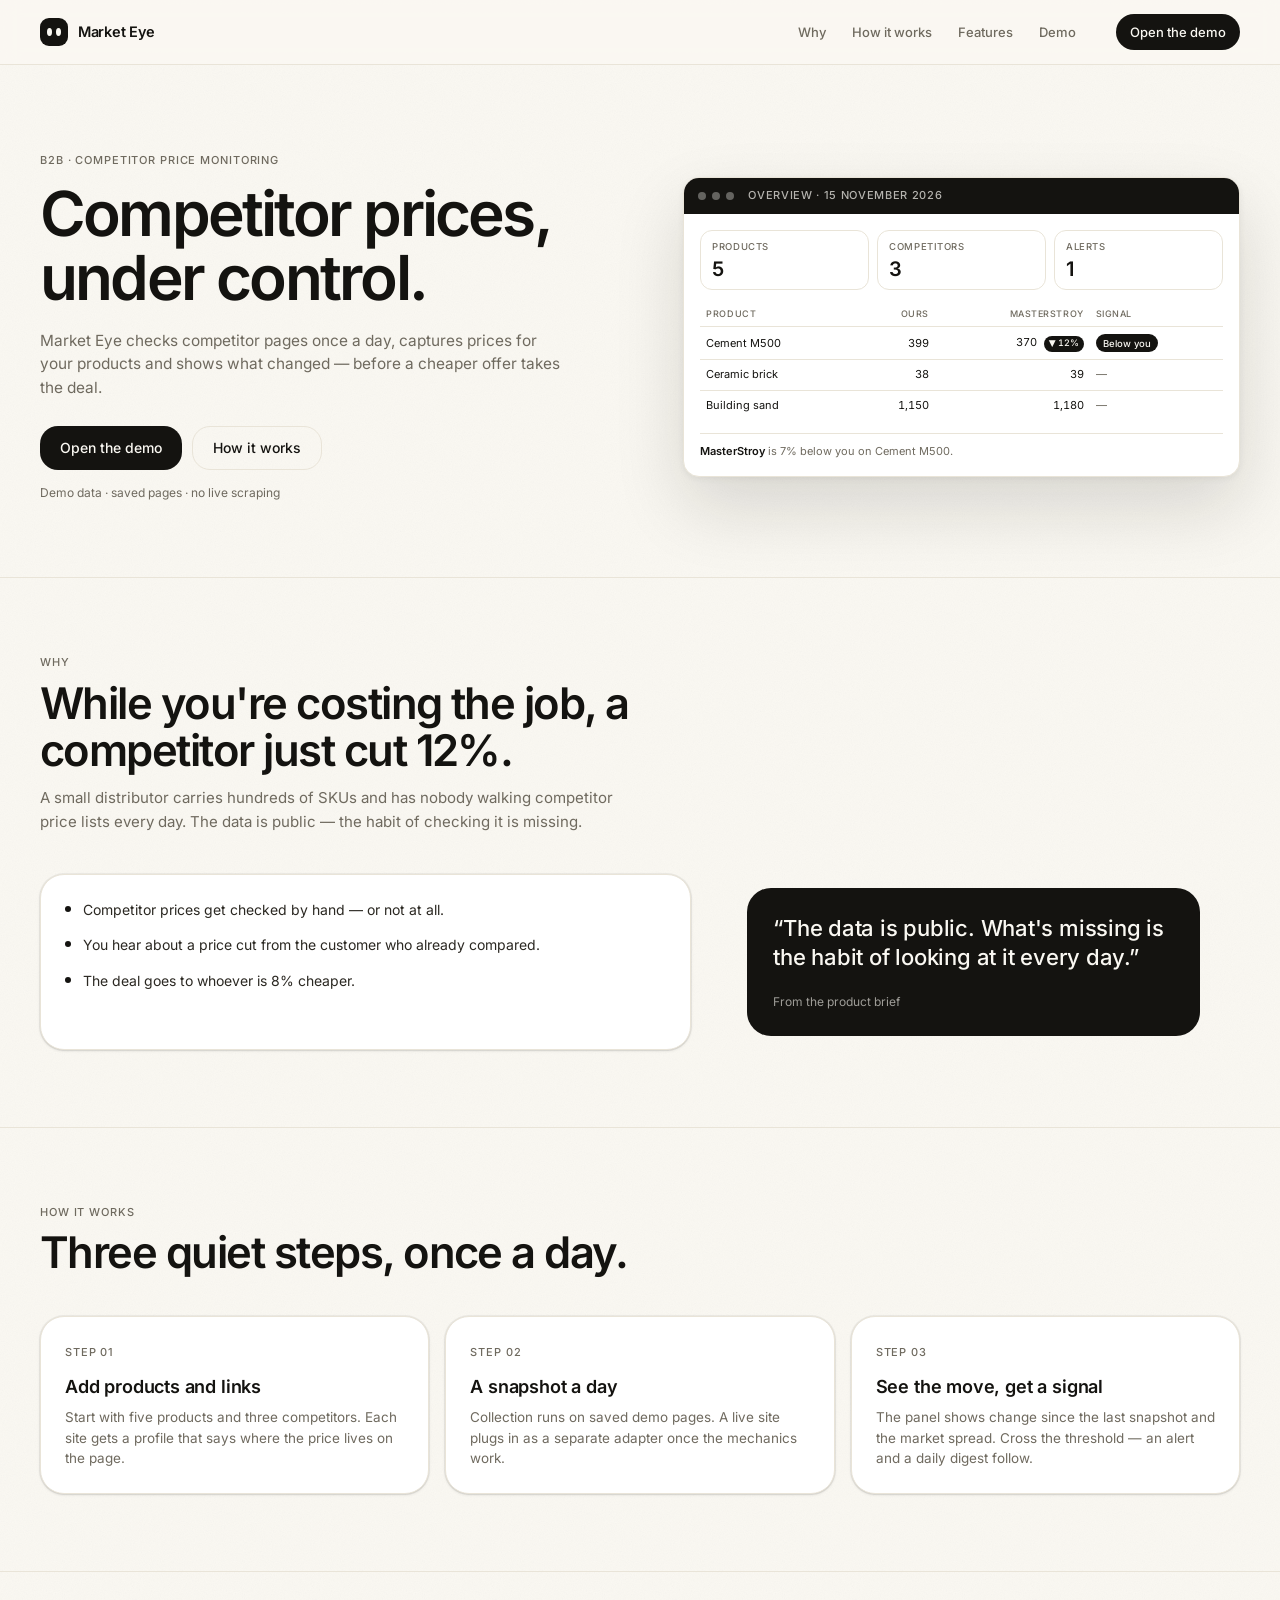
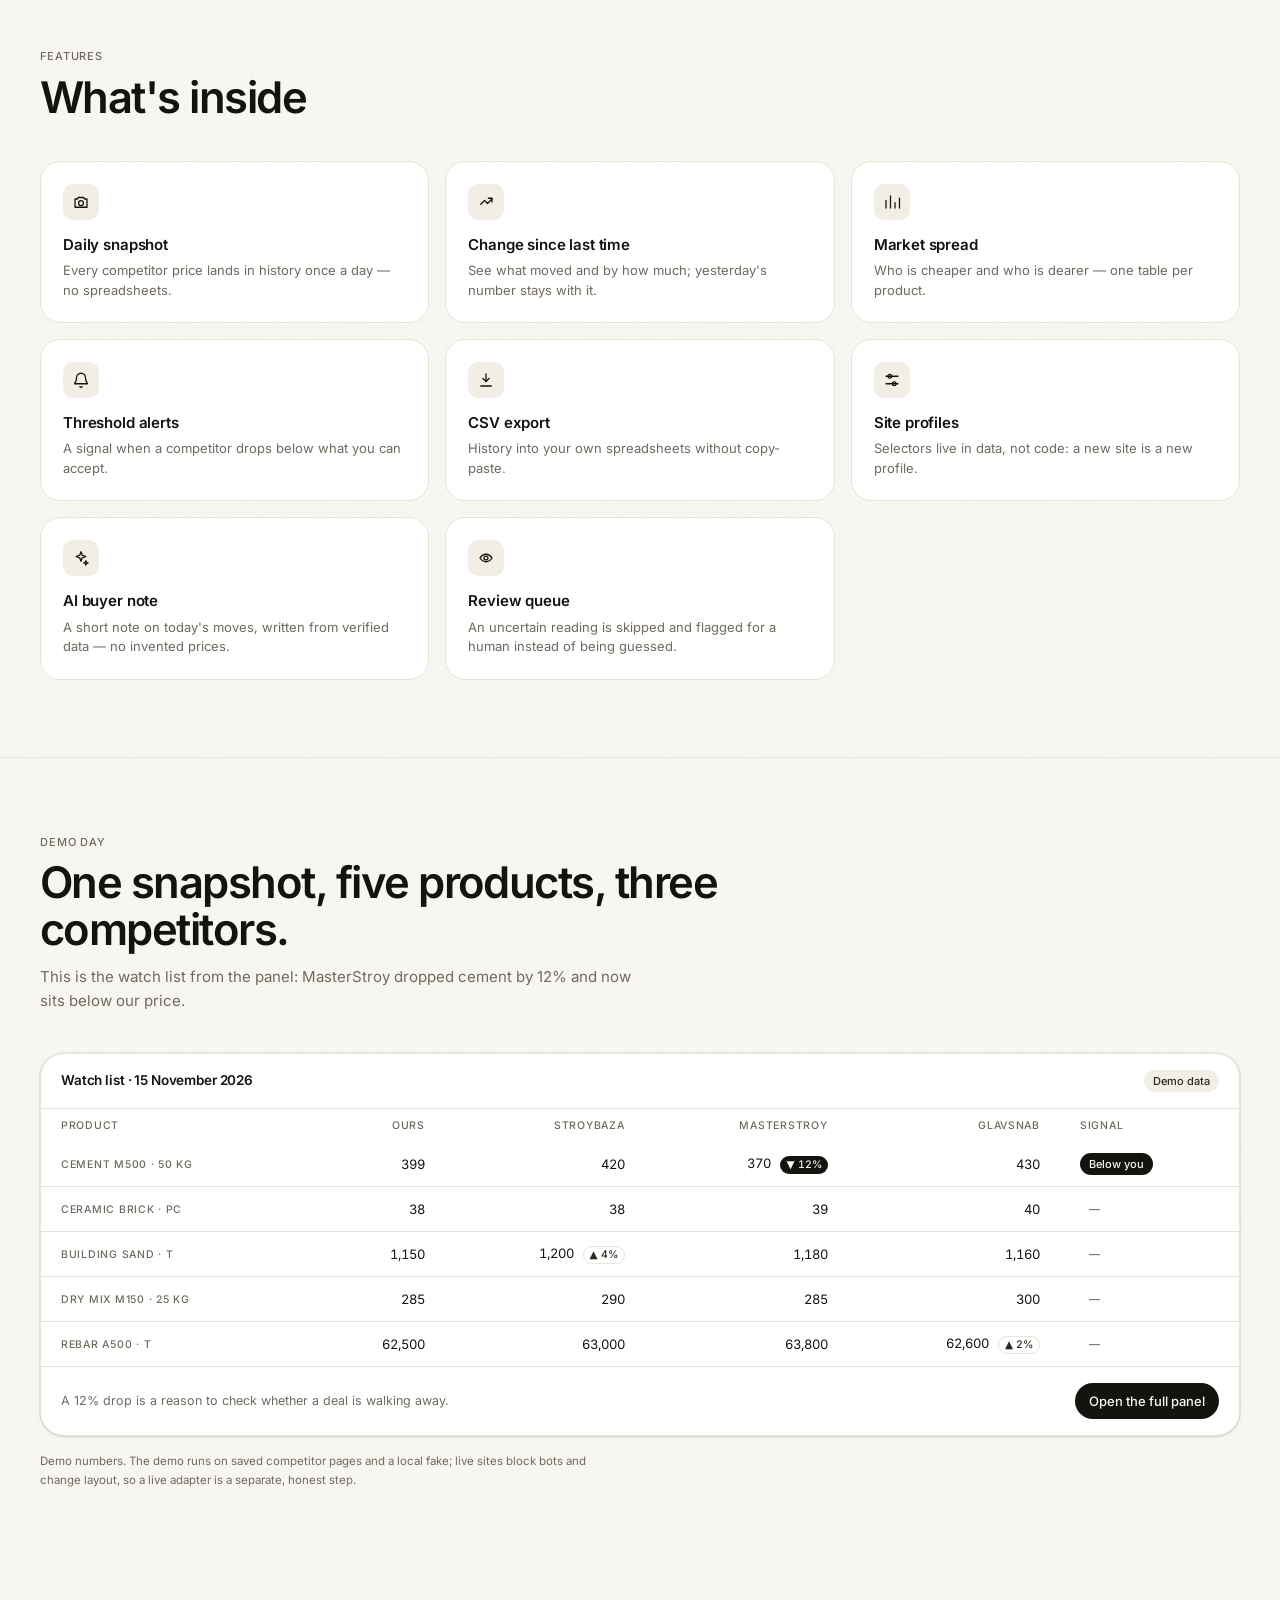
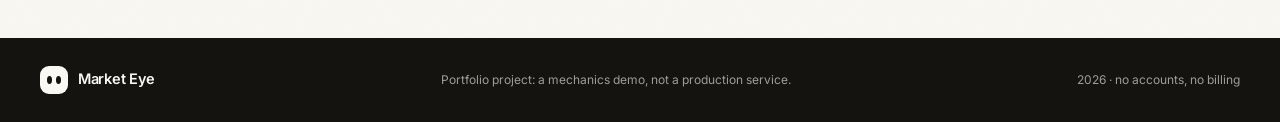
<file: templates/index.html>
<!doctype html>
<html lang="en">
<head>
  <meta charset="utf-8">
  <meta name="viewport" content="width=device-width, initial-scale=1">
  <meta name="theme-color" content="#faf8f2">
  <title>Market Eye — a daily watch on competitor prices</title>
  <meta name="description" content="Market Eye checks competitor pages once a day, captures prices for your products and shows what changed. A portfolio demo on saved pages.">
  <link rel="icon" href="data:image/svg+xml,%3Csvg xmlns='http://www.w3.org/2000/svg' viewBox='0 0 64 64'%3E%3Crect width='64' height='64' rx='14' fill='%23141310'/%3E%3Ccircle cx='26' cy='32' r='7' fill='%23faf8f2'/%3E%3Ccircle cx='40' cy='32' r='7' fill='%23faf8f2'/%3E%3C/svg%3E">
  <link rel="stylesheet" href="/static/theme.css">
  <link rel="stylesheet" href="/static/landing.css">
</head>
<body class="site">
  <a class="skip-link" href="#main">Skip to content</a>

  <header class="site-header">
    <div class="container site-header__inner">
      <a class="brand" href="/" aria-label="Market Eye — home">
        <span class="brand-mark" aria-hidden="true"><i></i><i></i></span>
        <span class="brand-word">Market Eye</span>
      </a>

      <nav class="site-nav" aria-label="Main">
        <a href="#why">Why</a>
        <a href="#how">How it works</a>
        <a href="#features">Features</a>
        <a href="/overview">Demo</a>
      </nav>

      <a class="btn btn--primary" href="/overview">Open the demo</a>
    </div>
  </header>

  <main id="main">
    <section class="hero">
      <div class="container hero__inner">
        <div class="hero__copy">
          <p class="eyebrow">B2B · competitor price monitoring</p>
          <h1>Competitor prices, under control.</h1>
          <p class="hero__lede">Market Eye checks competitor pages once a day, captures prices for your products and shows what changed — before a cheaper offer takes the deal.</p>
          <div class="hero__actions">
            <a class="btn btn--primary btn--lg" href="/overview">Open the demo</a>
            <a class="btn btn--outline btn--lg" href="#how">How it works</a>
          </div>
          <p class="hero__note">Demo data · saved pages · no live scraping</p>
        </div>

        <div class="hero__preview" aria-hidden="true">
          <div class="preview">
            <div class="preview__bar">
              <span class="preview__dot"></span>
              <span class="preview__dot"></span>
              <span class="preview__dot"></span>
              <span class="preview__label">Overview · 15 November 2026</span>
            </div>
            <div class="preview__body">
              <div class="preview__stats">
                <div class="preview__stat"><span>Products</span><strong>5</strong></div>
                <div class="preview__stat"><span>Competitors</span><strong>3</strong></div>
                <div class="preview__stat"><span>Alerts</span><strong>1</strong></div>
              </div>

              <table class="preview__table">
                <thead>
                  <tr>
                    <th>Product</th>
                    <th class="num">Ours</th>
                    <th class="num">MasterStroy</th>
                    <th>Signal</th>
                  </tr>
                </thead>
                <tbody>
                  <tr>
                    <td>Cement M500</td>
                    <td class="num">399</td>
                    <td class="num">370 <span class="preview__delta">▼ 12%</span></td>
                    <td><span class="preview__badge">Below you</span></td>
                  </tr>
                  <tr>
                    <td>Ceramic brick</td>
                    <td class="num">38</td>
                    <td class="num">39</td>
                    <td class="preview__muted">—</td>
                  </tr>
                  <tr>
                    <td>Building sand</td>
                    <td class="num">1,150</td>
                    <td class="num">1,180</td>
                    <td class="preview__muted">—</td>
                  </tr>
                </tbody>
              </table>

              <p class="preview__alert"><strong>MasterStroy</strong> is 7% below you on Cement M500.</p>
            </div>
          </div>
        </div>
      </div>
    </section>

    <section class="section" id="why">
      <div class="container">
        <div class="section__head">
          <p class="eyebrow">Why</p>
          <h2>While you're costing the job, a competitor just cut 12%.</h2>
          <p class="section__lede">A small distributor carries hundreds of SKUs and has nobody walking competitor price lists every day. The data is public — the habit of checking it is missing.</p>
        </div>

        <div class="two-col">
          <div class="card card--pad">
            <ul class="bullets">
              <li>Competitor prices get checked by hand — or not at all.</li>
              <li>You hear about a price cut from the customer who already compared.</li>
              <li>The deal goes to whoever is 8% cheaper.</li>
            </ul>
          </div>

          <blockquote class="quote-card">
            <p>“The data is public. What's missing is the habit of looking at it every day.”</p>
            <cite>From the product brief</cite>
          </blockquote>
        </div>
      </div>
    </section>

    <section class="section" id="how">
      <div class="container">
        <div class="section__head">
          <p class="eyebrow">How it works</p>
          <h2>Three quiet steps, once a day.</h2>
        </div>

        <ol class="steps">
          <li class="step">
            <span class="step__no">Step 01</span>
            <h3>Add products and links</h3>
            <p>Start with five products and three competitors. Each site gets a profile that says where the price lives on the page.</p>
          </li>
          <li class="step">
            <span class="step__no">Step 02</span>
            <h3>A snapshot a day</h3>
            <p>Collection runs on saved demo pages. A live site plugs in as a separate adapter once the mechanics work.</p>
          </li>
          <li class="step">
            <span class="step__no">Step 03</span>
            <h3>See the move, get a signal</h3>
            <p>The panel shows change since the last snapshot and the market spread. Cross the threshold — an alert and a daily digest follow.</p>
          </li>
        </ol>
      </div>
    </section>

    <section class="section" id="features">
      <div class="container">
        <div class="section__head">
          <p class="eyebrow">Features</p>
          <h2>What's inside</h2>
        </div>

        <div class="features">
          <article class="feature">
            <span class="feature__icon" aria-hidden="true"><svg viewBox="0 0 24 24"><path d="M4 8h3l1.5-2h7L17 8h3v11H4Z"/><circle cx="12" cy="13.5" r="3.2"/></svg></span>
            <h3>Daily snapshot</h3>
            <p>Every competitor price lands in history once a day — no spreadsheets.</p>
          </article>
          <article class="feature">
            <span class="feature__icon" aria-hidden="true"><svg viewBox="0 0 24 24"><path d="M5 15l5-5 4 4 6-6"/><path d="M15 7h5v5"/></svg></span>
            <h3>Change since last time</h3>
            <p>See what moved and by how much; yesterday's number stays with it.</p>
          </article>
          <article class="feature">
            <span class="feature__icon" aria-hidden="true"><svg viewBox="0 0 24 24"><path d="M4 20V10M10 20V4M16 20v-7M22 20V7"/></svg></span>
            <h3>Market spread</h3>
            <p>Who is cheaper and who is dearer — one table per product.</p>
          </article>
          <article class="feature">
            <span class="feature__icon" aria-hidden="true"><svg viewBox="0 0 24 24"><path d="M18 9a6 6 0 1 0-12 0c0 6-2.5 6-2.5 8h17c0-2-2.5-2-2.5-8"/><path d="M10.5 21a2 2 0 0 0 3 0"/></svg></span>
            <h3>Threshold alerts</h3>
            <p>A signal when a competitor drops below what you can accept.</p>
          </article>
          <article class="feature">
            <span class="feature__icon" aria-hidden="true"><svg viewBox="0 0 24 24"><path d="M12 4v10"/><path d="M8 10l4 4 4-4"/><path d="M5 20h14"/></svg></span>
            <h3>CSV export</h3>
            <p>History into your own spreadsheets without copy-paste.</p>
          </article>
          <article class="feature">
            <span class="feature__icon" aria-hidden="true"><svg viewBox="0 0 24 24"><path d="M4 7h16M4 17h16"/><circle cx="9" cy="7" r="2.5"/><circle cx="15" cy="17" r="2.5"/></svg></span>
            <h3>Site profiles</h3>
            <p>Selectors live in data, not code: a new site is a new profile.</p>
          </article>
          <article class="feature">
            <span class="feature__icon" aria-hidden="true"><svg viewBox="0 0 24 24"><path d="M12 3.5l1.7 4.8 4.8 1.7-4.8 1.7L12 16.5l-1.7-4.8L5.5 10l4.8-1.7Z"/><path d="M18.5 15.5l.8 2.2 2.2.8-2.2.8-.8 2.2-.8-2.2-2.2-.8 2.2-.8Z"/></svg></span>
            <h3>AI buyer note</h3>
            <p>A short note on today's moves, written from verified data — no invented prices.</p>
          </article>
          <article class="feature">
            <span class="feature__icon" aria-hidden="true"><svg viewBox="0 0 24 24"><path d="M4 12s3.2-5 8-5 8 5 8 5-3.2 5-8 5-8-5-8-5Z"/><circle cx="12" cy="12" r="2.6"/></svg></span>
            <h3>Review queue</h3>
            <p>An uncertain reading is skipped and flagged for a human instead of being guessed.</p>
          </article>
        </div>
      </div>
    </section>

    <section class="section" id="demo">
      <div class="container">
        <div class="section__head">
          <p class="eyebrow">Demo day</p>
          <h2>One snapshot, five products, three competitors.</h2>
          <p class="section__lede">This is the watch list from the panel: MasterStroy dropped cement by 12% and now sits below our price.</p>
        </div>

        <div class="demo-card">
          <div class="demo-card__head">
            <h3 class="demo-card__title">Watch list · 15 November 2026</h3>
            <span class="badge badge--soft">Demo data</span>
          </div>
          <div class="table-wrap">
            <table class="demo-table">
              <caption class="sr-only">Demo watch list with current competitor prices, change and signals</caption>
              <thead>
                <tr>
                  <th scope="col">Product</th>
                  <th scope="col" class="num">Ours</th>
                  <th scope="col" class="num">StroyBaza</th>
                  <th scope="col" class="num">MasterStroy</th>
                  <th scope="col" class="num">GlavSnab</th>
                  <th scope="col">Signal</th>
                </tr>
              </thead>
              <tbody>
                <tr>
                  <th scope="row" class="product">Cement M500 · 50 kg</th>
                  <td class="num">399</td>
                  <td class="num">420</td>
                  <td class="num">370 <span class="delta delta--down">▼ 12%</span></td>
                  <td class="num">430</td>
                  <td><span class="badge badge--solid">Below you</span></td>
                </tr>
                <tr>
                  <th scope="row" class="product">Ceramic brick · pc</th>
                  <td class="num">38</td>
                  <td class="num">38</td>
                  <td class="num">39</td>
                  <td class="num">40</td>
                  <td><span class="badge badge--muted">—</span></td>
                </tr>
                <tr>
                  <th scope="row" class="product">Building sand · t</th>
                  <td class="num">1,150</td>
                  <td class="num">1,200 <span class="delta delta--up">▲ 4%</span></td>
                  <td class="num">1,180</td>
                  <td class="num">1,160</td>
                  <td><span class="badge badge--muted">—</span></td>
                </tr>
                <tr>
                  <th scope="row" class="product">Dry mix M150 · 25 kg</th>
                  <td class="num">285</td>
                  <td class="num">290</td>
                  <td class="num">285</td>
                  <td class="num">300</td>
                  <td><span class="badge badge--muted">—</span></td>
                </tr>
                <tr>
                  <th scope="row" class="product">Rebar A500 · t</th>
                  <td class="num">62,500</td>
                  <td class="num">63,000</td>
                  <td class="num">63,800</td>
                  <td class="num">62,600 <span class="delta delta--up">▲ 2%</span></td>
                  <td><span class="badge badge--muted">—</span></td>
                </tr>
              </tbody>
            </table>
          </div>
          <p class="demo-card__hint">Scroll sideways to see all competitors →</p>
          <div class="demo-card__foot">
            <p>A 12% drop is a reason to check whether a deal is walking away.</p>
            <a class="btn btn--primary" href="/overview">Open the full panel</a>
          </div>
        </div>

        <p class="fineprint">Demo numbers. The demo runs on saved competitor pages and a local fake; live sites block bots and change layout, so a live adapter is a separate, honest step.</p>
      </div>
    </section>
  </main>

  <footer class="site-footer">
    <div class="container site-footer__inner">
      <a class="brand brand--light" href="/" aria-label="Market Eye — home">
        <span class="brand-mark" aria-hidden="true"><i></i><i></i></span>
        <span class="brand-word">Market Eye</span>
      </a>
      <p>Portfolio project: a mechanics demo, not a production service.</p>
      <p>2026 · no accounts, no billing</p>
    </div>
  </footer>
</body>
</html>
</file>
<file: static/theme.css>
/* ==========================================================================
   Market Eye — shared UI layer
   Quiet monochrome interface: warm paper, ink surfaces, hairline borders,
   soft elevation, Inter. The dark sidebar and the monogram carry the brand.
   ========================================================================== */

@font-face {
  font-family: "Inter";
  src: url("fonts/inter-400.woff2") format("woff2");
  font-weight: 400;
  font-style: normal;
  font-display: swap;
}

@font-face {
  font-family: "Inter";
  src: url("fonts/inter-500.woff2") format("woff2");
  font-weight: 500;
  font-style: normal;
  font-display: swap;
}

@font-face {
  font-family: "Inter";
  src: url("fonts/inter-600.woff2") format("woff2");
  font-weight: 600;
  font-style: normal;
  font-display: swap;
}

:root {
  /* surfaces */
  --canvas: #faf8f2;
  --card: #ffffff;
  --surface: #f2eee5;
  --sidebar-bg: #141310;

  /* text */
  --ink: #141310;
  --ink-soft: #2b2822;
  --muted: #6f6a5f;
  --paper: #faf8f2;

  /* lines + actions */
  --hairline: #e9e4d8;
  --sidebar-hairline: rgba(250, 248, 242, 0.15);
  --primary-bg: #141310;
  --primary-fg: #faf8f2;
  --nav-active-bg: rgba(250, 248, 242, 0.12);
  --nav-hover-bg: rgba(250, 248, 242, 0.07);

  /* shape */
  --radius-card: 24px;
  --radius-control: 18px;
  --radius-small: 10px;
  --shadow: 0 0 0 1px rgba(23, 23, 23, 0.05), 0 1px 3px rgba(0, 0, 0, 0.1),
    0 1px 2px -1px rgba(0, 0, 0, 0.1);

  --font-sans: "Inter", system-ui, -apple-system, "Segoe UI", Roboto, sans-serif;
}

*,
*::before,
*::after {
  box-sizing: border-box;
}

html {
  scroll-behavior: smooth;
}

body {
  margin: 0;
  background-color: var(--canvas);
  background-image: url("data:image/svg+xml,%3Csvg xmlns='http://www.w3.org/2000/svg' width='180' height='180'%3E%3Cfilter id='grain'%3E%3CfeTurbulence type='fractalNoise' baseFrequency='0.9' numOctaves='2' stitchTiles='stitch'/%3E%3CfeColorMatrix type='saturate' values='0'/%3E%3C/filter%3E%3Crect width='180' height='180' filter='url(%23grain)' opacity='0.06'/%3E%3C/svg%3E");
  color: var(--ink);
  font-family: var(--font-sans);
  font-size: 14px;
  line-height: 1.43;
  -webkit-font-smoothing: antialiased;
  text-rendering: optimizeLegibility;
}

img,
svg {
  display: block;
  max-width: 100%;
}

h1,
h2,
h3,
p,
ul,
ol,
figure {
  margin: 0;
  padding: 0;
}

ul,
ol {
  list-style: none;
}

a {
  color: inherit;
}

button {
  font: inherit;
}

:focus-visible {
  outline: 2px solid var(--ink);
  outline-offset: 2px;
}

.sr-only {
  position: absolute;
  width: 1px;
  height: 1px;
  margin: -1px;
  padding: 0;
  overflow: hidden;
  clip: rect(0 0 0 0);
  white-space: nowrap;
  border: 0;
}

/* --- eyebrow + small labels -------------------------------------------- */

.eyebrow {
  font-size: 11px;
  font-weight: 500;
  letter-spacing: 0.08em;
  line-height: 1.33;
  text-transform: uppercase;
  color: var(--muted);
}

/* --- buttons ------------------------------------------------------------ */

.btn {
  display: inline-flex;
  align-items: center;
  justify-content: center;
  gap: 7px;
  height: 36px;
  padding: 0 14px;
  border: 0;
  border-radius: var(--radius-control);
  background: var(--surface);
  color: var(--ink);
  font-family: inherit;
  font-size: 13px;
  font-weight: 500;
  line-height: 1;
  text-decoration: none;
  white-space: nowrap;
  cursor: pointer;
  transition: background-color 0.15s ease, color 0.15s ease, opacity 0.15s ease;
}

.btn svg {
  width: 15px;
  height: 15px;
  flex: none;
  fill: none;
  stroke: currentColor;
  stroke-width: 1.8;
  stroke-linecap: round;
  stroke-linejoin: round;
}

.btn:hover {
  background: #e8e2d4;
}

.btn--primary {
  background: var(--primary-bg);
  color: var(--primary-fg);
}

.btn--primary:hover {
  background: #2a2721;
}

.btn--outline {
  border: 1px solid var(--hairline);
  background: transparent;
}

.btn--outline:hover {
  background: var(--surface);
}

.btn--ghost {
  background: transparent;
}

.btn--ghost:hover {
  background: var(--surface);
}

.btn--sm {
  height: 32px;
  padding: 0 12px;
  font-size: 12px;
}

.btn[disabled] {
  opacity: 0.45;
  cursor: not-allowed;
  pointer-events: none;
}

/* --- badges ------------------------------------------------------------- */

.badge {
  display: inline-flex;
  align-items: center;
  justify-content: center;
  gap: 6px;
  height: 22px;
  padding: 0 9px;
  border-radius: 999px;
  font-size: 11px;
  font-weight: 500;
  line-height: 1;
  white-space: nowrap;
}

.badge--solid {
  background: var(--primary-bg);
  color: var(--primary-fg);
}

.badge--soft {
  background: var(--surface);
  color: var(--ink-soft);
}

.badge--outline {
  border: 1px solid var(--hairline);
  color: var(--ink-soft);
}

.badge--muted {
  color: var(--muted);
}

/* --- cards -------------------------------------------------------------- */

.card {
  border: 1px solid var(--hairline);
  border-radius: var(--radius-card);
  background: var(--card);
  box-shadow: var(--shadow);
}


/* --- text input ---------------------------------------------------------- */

.input {
  width: 100%;
  height: 40px;
  padding: 0 12px;
  border: 1px solid var(--hairline);
  border-radius: 12px;
  background: var(--card);
  color: var(--ink);
  font: inherit;
  font-size: 13px;
}

.input::placeholder {
  color: var(--muted);
}

.input:focus-visible {
  outline: 2px solid var(--ink);
  outline-offset: 1px;
}

/* --- plain-text digest --------------------------------------------------- */

.digest {
  margin: 0;
  padding: 16px 20px 4px;
  font-family: ui-monospace, "SFMono-Regular", Menlo, Consolas, monospace;
  font-size: 11.5px;
  line-height: 1.62;
  color: var(--ink-soft);
  white-space: pre-wrap;
  word-break: break-word;
}


/* --- card head actions --------------------------------------------------- */

.card-head__actions {
  display: flex;
  flex-wrap: wrap;
  align-items: center;
  justify-content: flex-end;
  gap: 8px;
}

/* --- brand -------------------------------------------------------------- */

.brand {
  display: inline-flex;
  align-items: center;
  gap: 10px;
  color: inherit;
  text-decoration: none;
}

.brand-mark {
  display: flex;
  align-items: center;
  justify-content: center;
  gap: 3.5px;
  width: 28px;
  height: 28px;
  flex: none;
  border-radius: 9px;
  background: var(--ink);
}

.brand-mark i {
  display: block;
  width: 5px;
  height: 8px;
  border-radius: 50%;
  background: var(--paper);
}

.brand-word {
  font-size: 14.5px;
  font-weight: 600;
  letter-spacing: -0.02em;
  white-space: nowrap;
}

.brand--light {
  color: var(--paper);
}

.brand--light .brand-mark {
  background: var(--paper);
}

.brand--light .brand-mark i {
  background: var(--ink);
}

/* --- larger button ------------------------------------------------------ */

.btn--lg {
  height: 44px;
  padding: 0 20px;
  font-size: 14px;
}

/* --- change pills ------------------------------------------------------- */

.delta {
  display: inline-flex;
  align-items: center;
  height: 18px;
  margin-left: 6px;
  padding: 0 6px;
  border-radius: 999px;
  background: var(--surface);
  color: var(--ink-soft);
  font-size: 10.5px;
  font-weight: 500;
}

.delta--down {
  background: var(--primary-bg);
  color: var(--primary-fg);
}

.delta--up {
  border: 1px solid var(--hairline);
  background: transparent;
}
</file>
<file: static/landing.css>
/* ==========================================================================
   Market Eye — landing page
   Quiet monochrome marketing page on top of theme.css.
   ========================================================================== */

.site {
  display: flex;
  flex-direction: column;
  min-height: 100vh;
}

.container {
  width: min(1200px, calc(100% - 48px));
  margin-inline: auto;
}

.skip-link {
  position: fixed;
  top: 10px;
  left: 10px;
  z-index: 100;
  padding: 10px 14px;
  border-radius: 10px;
  background: var(--ink);
  color: var(--paper);
  font-size: 13px;
  font-weight: 500;
  text-decoration: none;
  transform: translateY(-200%);
}

.skip-link:focus {
  transform: none;
}

/* --- header ------------------------------------------------------------- */

.site-header {
  position: sticky;
  top: 0;
  z-index: 20;
  border-bottom: 1px solid var(--hairline);
  background: rgba(250, 248, 242, 0.9);
  backdrop-filter: blur(10px);
}

.site-header__inner {
  display: flex;
  align-items: center;
  gap: 24px;
  height: 64px;
}

.site-nav {
  display: flex;
  gap: 2px;
  margin-left: auto;
}

.site-nav a {
  padding: 8px 12px;
  border-radius: 10px;
  color: var(--muted);
  font-size: 13px;
  font-weight: 500;
  text-decoration: none;
}

.site-nav a:hover {
  background: var(--surface);
  color: var(--ink);
}

.site-header .btn {
  margin-left: 4px;
}

/* --- hero --------------------------------------------------------------- */

.hero {
  padding: clamp(48px, 7vw, 88px) 0 clamp(44px, 6vw, 76px);
}

.hero__inner {
  display: grid;
  grid-template-columns: minmax(0, 1.02fr) minmax(0, 0.98fr);
  align-items: center;
  gap: clamp(32px, 5vw, 64px);
}

.hero h1 {
  margin-top: 14px;
  font-size: clamp(38px, 5vw, 62px);
  font-weight: 600;
  letter-spacing: -0.045em;
  line-height: 1.04;
}

.hero__lede {
  max-width: 52ch;
  margin-top: 18px;
  font-size: clamp(15px, 1.2vw, 18px);
  line-height: 1.55;
  color: var(--muted);
}

.hero__actions {
  display: flex;
  flex-wrap: wrap;
  gap: 10px;
  margin-top: 26px;
}

.hero__note {
  margin-top: 14px;
  font-size: 12px;
  color: var(--muted);
}

/* --- product preview ---------------------------------------------------- */

.hero__preview {
  min-width: 0;
}

.preview {
  overflow: hidden;
  border: 1px solid var(--hairline);
  border-radius: 16px;
  background: var(--card);
  box-shadow: 0 30px 70px rgba(20, 19, 16, 0.14), 0 2px 6px rgba(20, 19, 16, 0.06);
}

.preview__bar {
  display: flex;
  align-items: center;
  gap: 6px;
  padding: 10px 14px;
  background: var(--ink);
  color: var(--paper);
}

.preview__dot {
  width: 8px;
  height: 8px;
  border-radius: 50%;
  background: rgba(250, 248, 242, 0.35);
}

.preview__label {
  margin-left: 8px;
  font-size: 11px;
  font-weight: 500;
  letter-spacing: 0.06em;
  text-transform: uppercase;
  color: rgba(250, 248, 242, 0.7);
}

.preview__body {
  padding: 16px;
}

.preview__stats {
  display: grid;
  grid-template-columns: repeat(3, minmax(0, 1fr));
  gap: 8px;
  margin-bottom: 12px;
}

.preview__stat {
  padding: 9px 11px;
  border: 1px solid var(--hairline);
  border-radius: 12px;
  background: var(--card);
}

.preview__stat span {
  display: block;
  font-size: 9.5px;
  font-weight: 500;
  letter-spacing: 0.06em;
  text-transform: uppercase;
  color: var(--muted);
}

.preview__stat strong {
  display: block;
  margin-top: 4px;
  font-size: 20px;
  font-weight: 600;
  letter-spacing: -0.03em;
  line-height: 1.1;
}

.preview__table {
  width: 100%;
  border-collapse: collapse;
  font-size: 11px;
}

.preview__table th {
  padding: 6px;
  border-bottom: 1px solid var(--hairline);
  font-size: 9px;
  font-weight: 500;
  letter-spacing: 0.06em;
  text-align: left;
  text-transform: uppercase;
  color: var(--muted);
  white-space: nowrap;
}

.preview__table td {
  padding: 7px 6px;
  border-bottom: 1px solid var(--hairline);
  white-space: nowrap;
}

.preview__table tr:last-child td {
  border-bottom: 0;
}

.preview__table .num {
  text-align: right;
  font-variant-numeric: tabular-nums;
}

.preview__delta {
  display: inline-flex;
  align-items: center;
  height: 16px;
  margin-left: 4px;
  padding: 0 5px;
  border-radius: 999px;
  background: var(--ink);
  color: var(--paper);
  font-size: 9px;
  font-weight: 500;
}

.preview__badge {
  display: inline-flex;
  align-items: center;
  height: 18px;
  padding: 0 7px;
  border-radius: 999px;
  background: var(--ink);
  color: var(--paper);
  font-size: 9.5px;
  font-weight: 500;
  white-space: nowrap;
}

.preview__muted {
  color: var(--muted);
}

.preview__alert {
  margin-top: 12px;
  padding-top: 10px;
  border-top: 1px solid var(--hairline);
  font-size: 11px;
  line-height: 1.45;
  color: var(--muted);
}

.preview__alert strong {
  font-weight: 600;
  color: var(--ink);
}

/* --- sections ----------------------------------------------------------- */

.section {
  padding: clamp(48px, 6vw, 84px) 0;
  border-top: 1px solid var(--hairline);
}

.section__head {
  max-width: 780px;
  margin-bottom: clamp(24px, 3.5vw, 40px);
}

.section__head h2 {
  margin-top: 10px;
  font-size: clamp(28px, 3.4vw, 44px);
  font-weight: 600;
  letter-spacing: -0.035em;
  line-height: 1.08;
}

.section__lede {
  max-width: 66ch;
  margin-top: 12px;
  font-size: 15px;
  line-height: 1.6;
  color: var(--muted);
}

/* --- why ---------------------------------------------------------------- */

.two-col {
  display: grid;
  grid-template-columns: minmax(0, 1.1fr) minmax(0, 0.9fr);
  align-items: stretch;
  gap: 16px;
}

.card--pad {
  padding: 24px;
}

.bullets {
  display: flex;
  flex-direction: column;
  gap: 14px;
}

.bullets li {
  display: flex;
  align-items: flex-start;
  gap: 12px;
  font-size: 14px;
  line-height: 1.55;
  color: var(--ink-soft);
}

.bullets li::before {
  content: "";
  width: 6px;
  height: 6px;
  flex: none;
  margin-top: 7px;
  border-radius: 50%;
  background: var(--ink);
}

.quote-card {
  display: flex;
  flex-direction: column;
  justify-content: space-between;
  gap: 20px;
  padding: 26px;
  border-radius: 24px;
  background: var(--ink);
  color: var(--paper);
}

.quote-card p {
  font-size: clamp(18px, 1.8vw, 22px);
  font-weight: 500;
  letter-spacing: -0.01em;
  line-height: 1.35;
}

.quote-card cite {
  font-size: 12px;
  font-style: normal;
  color: rgba(250, 248, 242, 0.6);
}

/* --- steps -------------------------------------------------------------- */

.steps {
  display: grid;
  grid-template-columns: repeat(3, minmax(0, 1fr));
  gap: 16px;
}

.step {
  padding: 24px;
  border: 1px solid var(--hairline);
  border-radius: 24px;
  background: var(--card);
  box-shadow: var(--shadow);
}

.step__no {
  font-size: 11px;
  font-weight: 500;
  letter-spacing: 0.08em;
  text-transform: uppercase;
  color: var(--muted);
}

.step h3 {
  margin-top: 14px;
  font-size: 18px;
  font-weight: 600;
  letter-spacing: -0.01em;
  line-height: 1.3;
}

.step p {
  margin-top: 8px;
  font-size: 13.5px;
  line-height: 1.55;
  color: var(--muted);
}

/* --- features ----------------------------------------------------------- */

.features {
  display: grid;
  grid-template-columns: repeat(3, minmax(0, 1fr));
  gap: 16px;
}

.feature {
  padding: 22px;
  border: 1px solid var(--hairline);
  border-radius: 20px;
  background: var(--card);
}

.feature__icon {
  display: flex;
  align-items: center;
  justify-content: center;
  width: 36px;
  height: 36px;
  border-radius: 10px;
  background: var(--surface);
  color: var(--ink);
}

.feature__icon svg {
  width: 18px;
  height: 18px;
  fill: none;
  stroke: currentColor;
  stroke-width: 1.7;
  stroke-linecap: round;
  stroke-linejoin: round;
}

.feature h3 {
  margin-top: 14px;
  font-size: 15px;
  font-weight: 600;
  letter-spacing: -0.01em;
}

.feature p {
  margin-top: 6px;
  font-size: 13px;
  line-height: 1.5;
  color: var(--muted);
}

/* --- demo card ---------------------------------------------------------- */

.demo-card {
  overflow: hidden;
  border: 1px solid var(--hairline);
  border-radius: 24px;
  background: var(--card);
  box-shadow: var(--shadow);
}

.demo-card__head {
  display: flex;
  align-items: center;
  justify-content: space-between;
  flex-wrap: wrap;
  gap: 10px 16px;
  padding: 16px 20px;
  border-bottom: 1px solid var(--hairline);
}

.demo-card__title {
  font-size: 13.5px;
  font-weight: 600;
  letter-spacing: -0.01em;
}

.table-wrap {
  overflow-x: auto;
}

.demo-table {
  width: 100%;
  min-width: 640px;
  border-collapse: collapse;
  font-size: 13px;
}

.demo-table th {
  padding: 9px 20px;
  border-bottom: 1px solid var(--hairline);
  font-size: 10.5px;
  font-weight: 500;
  letter-spacing: 0.07em;
  text-align: left;
  text-transform: uppercase;
  color: var(--muted);
  white-space: nowrap;
}

.demo-table td,
.demo-table tbody th {
  padding: 11px 20px;
  border-bottom: 1px solid var(--hairline);
  text-align: left;
  white-space: nowrap;
}

.demo-table tr:last-child > * {
  border-bottom: 0;
}

.demo-table .num {
  text-align: right;
  font-variant-numeric: tabular-nums;
}

.demo-table .product {
  font-weight: 500;
}

.demo-card__hint {
  display: none;
  padding: 10px 20px 0;
  font-size: 11px;
  color: var(--muted);
}

.demo-card__foot {
  display: flex;
  align-items: center;
  justify-content: space-between;
  flex-wrap: wrap;
  gap: 12px 20px;
  padding: 16px 20px;
  border-top: 1px solid var(--hairline);
}

.demo-card__foot p {
  max-width: 60ch;
  font-size: 12.5px;
  color: var(--muted);
}

.fineprint {
  max-width: 80ch;
  margin-top: 16px;
  font-size: 11.5px;
  line-height: 1.6;
  color: var(--muted);
}

/* --- footer ------------------------------------------------------------- */

.site-footer {
  margin-top: clamp(40px, 6vw, 72px);
  padding: 28px 0;
  background: var(--ink);
  color: var(--paper);
}

.site-footer__inner {
  display: flex;
  align-items: center;
  justify-content: space-between;
  flex-wrap: wrap;
  gap: 14px 24px;
}

.site-footer p {
  font-size: 12px;
  color: rgba(250, 248, 242, 0.6);
}

/* --- responsive --------------------------------------------------------- */

@media (max-width: 1000px) {
  .hero__inner {
    grid-template-columns: 1fr;
  }

  .hero__preview {
    width: 100%;
    max-width: 620px;
    margin-inline: auto;
  }

  .two-col {
    grid-template-columns: 1fr;
  }
}

@media (max-width: 900px) {
  .features {
    grid-template-columns: repeat(2, minmax(0, 1fr));
  }

  .steps {
    grid-template-columns: 1fr;
  }
}

@media (max-width: 820px) {
  .site-nav {
    display: none;
  }

  .site-header__inner {
    height: 60px;
  }

  .site-header .btn {
    margin-left: auto;
  }

  .hero h1 {
    font-size: clamp(34px, 9vw, 44px);
  }

  .demo-card__hint {
    display: block;
  }
}

@media (max-width: 640px) {
  .container {
    width: calc(100% - 32px);
  }

  .features {
    grid-template-columns: 1fr;
  }

  .hero__actions .btn {
    flex: 1;
  }

  .site-footer__inner {
    flex-direction: column;
    align-items: flex-start;
  }
}

@media (prefers-reduced-motion: reduce) {
  html {
    scroll-behavior: auto;
  }
}
</file>
